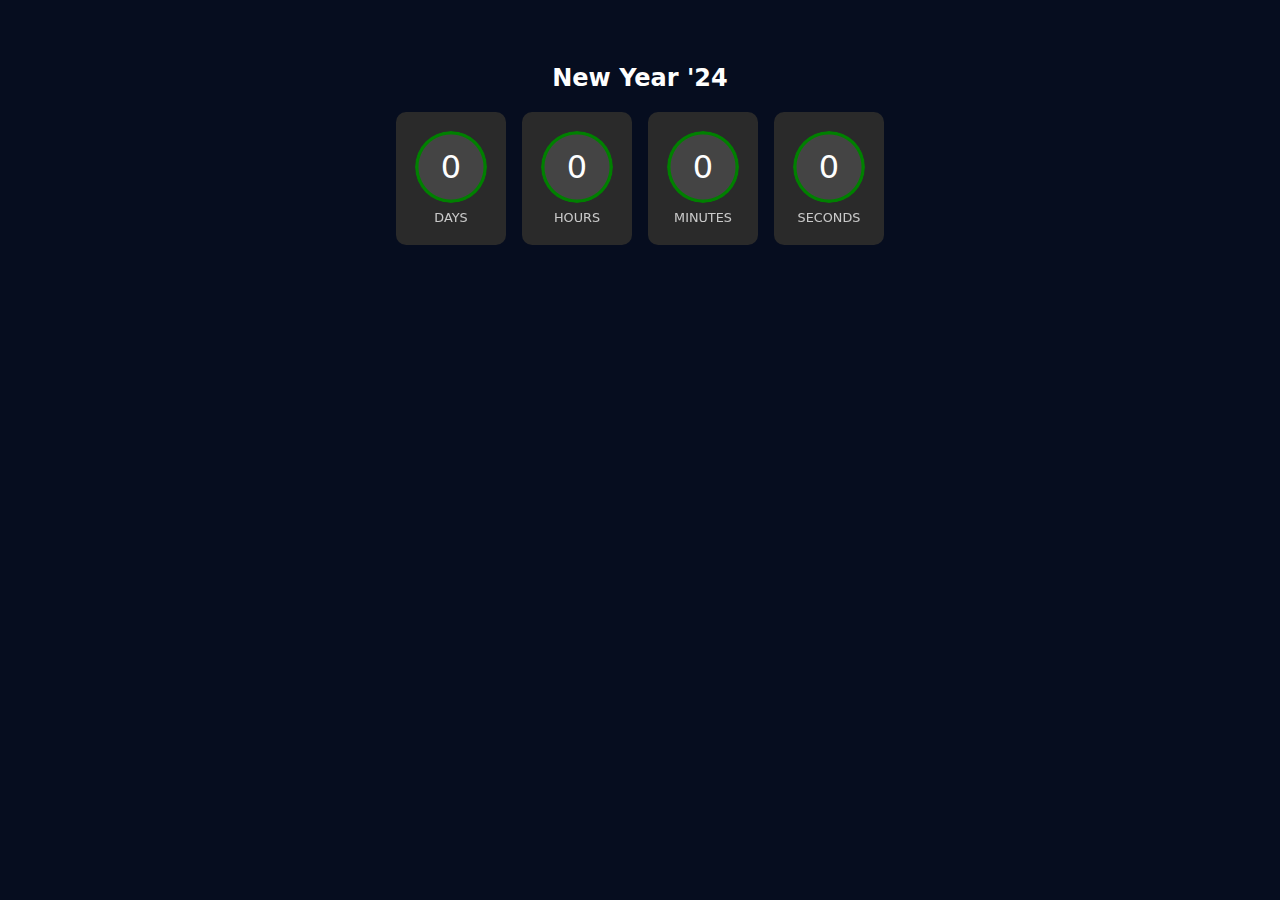
<file: CountDown/index.html>
<!DOCTYPE html>
<html lang="en">
<head>
    <meta charset="UTF-8">
    <meta http-equiv="X-UA-Compatible" content="IE=edge">
    <meta name="viewport" content="width=device-width, initial-scale=1.0">
    <link rel="stylesheet" href="style.css">
    <title>Document</title>
</head>
<body>
    <h2>New Year '24</h2>
<time class="countdown" date-time="2024-01-01 00:00:00" style="--accent: green"></time>
</body>
<script src="script.js"></script>

</html>
</file>
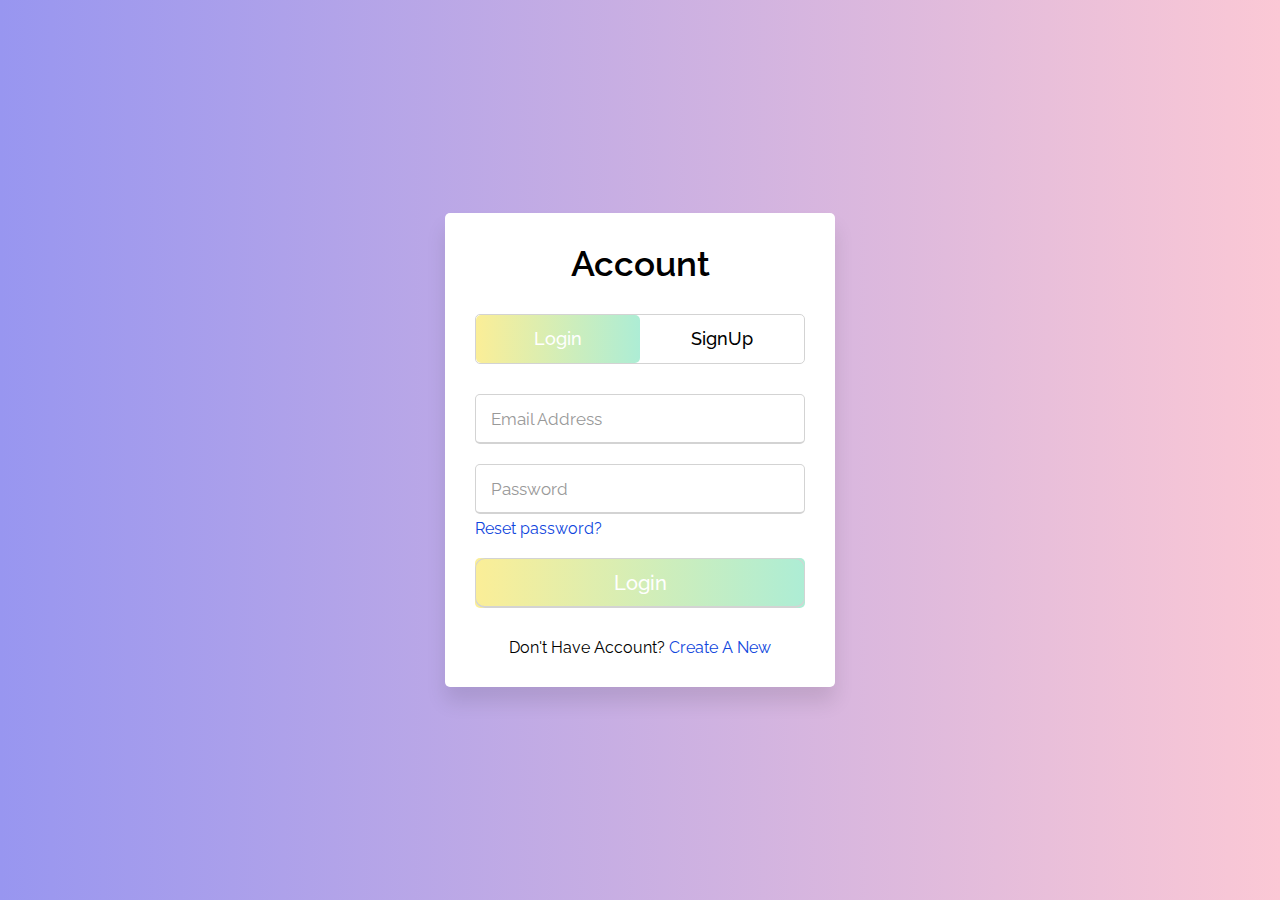
<file: Login and Sign Up Page/index.html>
<!DOCTYPE html>
<html lang="en">
    <title>Login Page</title>
    <link rel="stylesheet" href="style.css">
</head>
<body>
  
    <div class="wrapper">
        <div class="title-text">
        <div class="title login">
            Account
        </div>
        <div class="title login">
            Account
        </div>
        </div>


    <div class="form-container">
        <div  class="slide-controls">
            <input type="radio" name="slide" id="login" checked>
            <input type="radio" name="slide" id="signup">
            <label for="login" class="slide login">Login</label>
            <label for="signup" class="slide signup">SignUp</label>
            <div class="slider-tab"></div>
        </div>

        <div class="form-inner">
            <form action="#" class="login">
                <div class="field">
                <input type="text" placeholder="Email Address" required>
                </div>
                <div class="field">
                    <input type="password" placeholder="Password" required>
                </div>

                <div class="pass-link">
                    <a href="#">Reset password?</a>
                </div>

                <div class="field btn">
                    <div class="btn-layer"></div>
                    <input type="submit" value="Login">
                </div>
                <div class="signup-link">
                    Don't Have Account? <a href="">Create A New</a>
                  </div>
            </form>
            <form action="#" class="signup">
                <div class="field">
                    <input type="text" placeholder="Email Address" required>
                </div>
                <div class="field">
                    <input type="password" placeholder="Password" required>
                  </div>
                  <div class="field">
                    <input type="password" placeholder="Confirm Password" required>
                  </div>
                  <div class="field btn">
                    <div class="btn-layer"></div>
                    <input type="submit" value="SignUp">
                  </div>
            </form>
        </div>

    </div>


    </div>
    <script src="script.js"></script>
</body>
</html>
</file>
<file: CountDown/style.css>
* {
    box-sizing: border-box;
  }
  

body {
    background-color: #060D1F;
    color: #FEFEFE;
    font-family: system-ui, sans-serif;
    text-align: center;
  }
  
  h2 {
    margin-top: 4rem;
  }
  


   .countdown {
    width: fit-content;
    display: inline-grid;
    grid-auto-flow: column;
    grid-auto-columns: 1fr;
    gap: 1rem;
    margin: 0 auto;
    max-width: 800px;
  }


.countdown > .part {
    display: grid;
    gap: 0.5rem;
    background-color: #2A2A2A;
    padding: 20px;
    border-radius: 10px;
  }
  
  .countdown > .part > .number {
    display: grid;
    place-items: center;
    border-radius: 50%;
    border: 1px solid hsl(0 0% 50% / .5);
    font-size: 1.5rem;
    position: relative;
    background-color: #444444;
    color: #FEFEFE;
    font-size: 2rem;
    width: 70px;
    height: 70px;
  }
  
  .countdown > .part.days { --num: 365 }
  .countdown > .part.hours { --num: 24 }
  .countdown > .part:where(.minutes, .seconds) { --num: 60 }
  
  .countdown > .part > .number::after{
    content: "";
    position: absolute;
    inset: calc(var(--border-size) * -0.5);
    border-radius: inherit;
    /* set the value of --degree based on the value of --num and --value, */
    --degree: calc(360deg / var(--num) * (var(--num) - var(--value,0)));
    background-image: conic-gradient(var(--accent) var(--degree), transparent calc(var(--degree) + 0.1deg));
  
    --border-size: 4px;  
    --mask-image: radial-gradient(100% 100%, transparent calc(50% - var(--border-size)), black calc(50% - var(--border-size) + 1px));
    -webkit-mask-image: var(--mask-image);
    mask-image: var(--mask-image);
  }
  
  .countdown > .part > .text {
    text-align: center;
    opacity: 0.75;
    text-transform: uppercase;
    font-size: 0.8rem;
  }
</file>
<file: Login and Sign Up Page/style.css>
@import url("https://fonts.googleapis.com/css2?family=Raleway:wght@300&display=swap");
*{
    margin: 0;
    padding: 0;
    box-sizing: border-box;
    font-family: "Raleway", sans-serif;
}

html,
body {
    display: grid;
    place-items: center;
    height: 100%;
    width: 100%;
    background: -webkit-linear-gradient(left, #9896f0, #fbc8d5);
}
.wrapper {
    background: #fff;
    max-width: 390px;
    padding: 30px;
    border-radius: 5px;
    overflow: hidden;
    box-shadow: 0px 15px 20px rgba(0, 0, 0, 0.1);
}
.wrapper .title-text {
    display: flex;
    width: 200%;
  }
.wrapper .title {
    width: 50%;
    font-size: 35px;
    font-weight: 600;
    text-align: center;
    transition: all 0.6s cubic-bezier(0.68, -0.55, 0.265, 1.55);
}

.wrapper .slide-controls {
    display: flex;
    height: 50px;
    width: 100%;
    border: 1px solid lightgrey;
    position: relative;
    margin: 30px 0 10px 0;
    overflow: hidden;
    justify-content: space-between;
    border-radius: 5px;
}

.slide-controls .slide {
    height: 100%;
    width: 100%; 
    color: rgb(32, 5, 5);
    font-size: 18px;
    font-weight: 500;
    text-align: center;
    line-height: 48px;
    cursor: pointer;
    z-index: 1;
    transition: all 0.6s ease;
}

.slide-controls label.signup {
    color: #000;
  }

  .slide-controls .slider-tab {
    position: absolute;
    height: 100%;
    width: 50%;
    background: -webkit-linear-gradient(left, #fbee97, #adedd5);
    border-radius: 5px;
    left: 0;
    z-index: 0;
  }

  input[type="radio"] {
    display: none;
  }

  #signup:checked ~ .slider-tab {
    left: 50%;
  }
  #signup:checked ~ label.signup {
    color: #fff;
    cursor: default;
    user-select: none;
  }

  #signup:checked ~ label.login {
    color: #000;
  }

  #login:checked ~ label.signup {
    color: #000;
  }

  #login:checked ~ label.login {
    color: #fff;
    cursor: default;
    user-select: none;
  }

  .wrapper .form-container {
    width: 100%;
    overflow: hidden;
  }
  .form-container .form-inner {
    display: flex;
    width: 200%;
  }
  .form-container .form-inner form {
    width: 50%;
    transition: all 0.6s cubic-bezier(0.68, -0.55, 0.265, 1.55);
  }

  .form-inner form .field {
    height: 50px;
    width: 100%;
    margin-top: 20px;
  }
  .form-inner form .field input {
    height: 100%;
    width: 100%;
    outline: none;
    padding-left: 15px;
    border-radius: 5px;
    border: 1px solid lightgrey;
    border-bottom-width: 2px;
    font-size: 17px;
    transition: all 0.3s ease;
  }
  .form-inner form .field input:focus {
    border-color: #12e8f0;
  }

  .form-inner form .field input::placeholder {
    color: #999;
    transition: all 0.3s ease;
  }
  form .field input:focus::placeholder {
    color: #b3b3b3;
  }
  .form-inner form .pass-link {
    margin-top: 5px;
  }

  .form-inner form .signup-link {
    text-align: center;
    margin-top: 30px;
  }


.form-inner form .pass-link a,
.form-inner form .signup-link a {
  color: #0e45dd;
  text-decoration: none;
}
  
.form-inner form .pass-link a:hover,
.form-inner form .signup-link a:hover {
  text-decoration: underline;
}
form .btn {
    height: 50px;
    width: 100%;
    border-radius: 5px;
    position: relative;
    overflow: hidden;
}
form .btn .btn-layer {
    height: 100%;
    width: 300%;
    position: absolute;
    background: -webkit-linear-gradient(
        right,
        #fbee97,
        #adedd5,
        #fbee97,
        #adedd5
      );
    left: -100%;
    border-radius: 5px;
    transition: all 0.4s ease;
}

form .btn:hover .btn-layer {
    left: 0;
  }

  form .btn input[type="submit"] {
    height: 100%;
    width: 100%;
    z-index: 2;
    position: relative;
    background: none;
    color: #fff;
     padding-left: 0;
     border-radius: 10px;
     font-size: 20px;
     font-weight: 500;
     cursor: pointer;
  }
</file>
